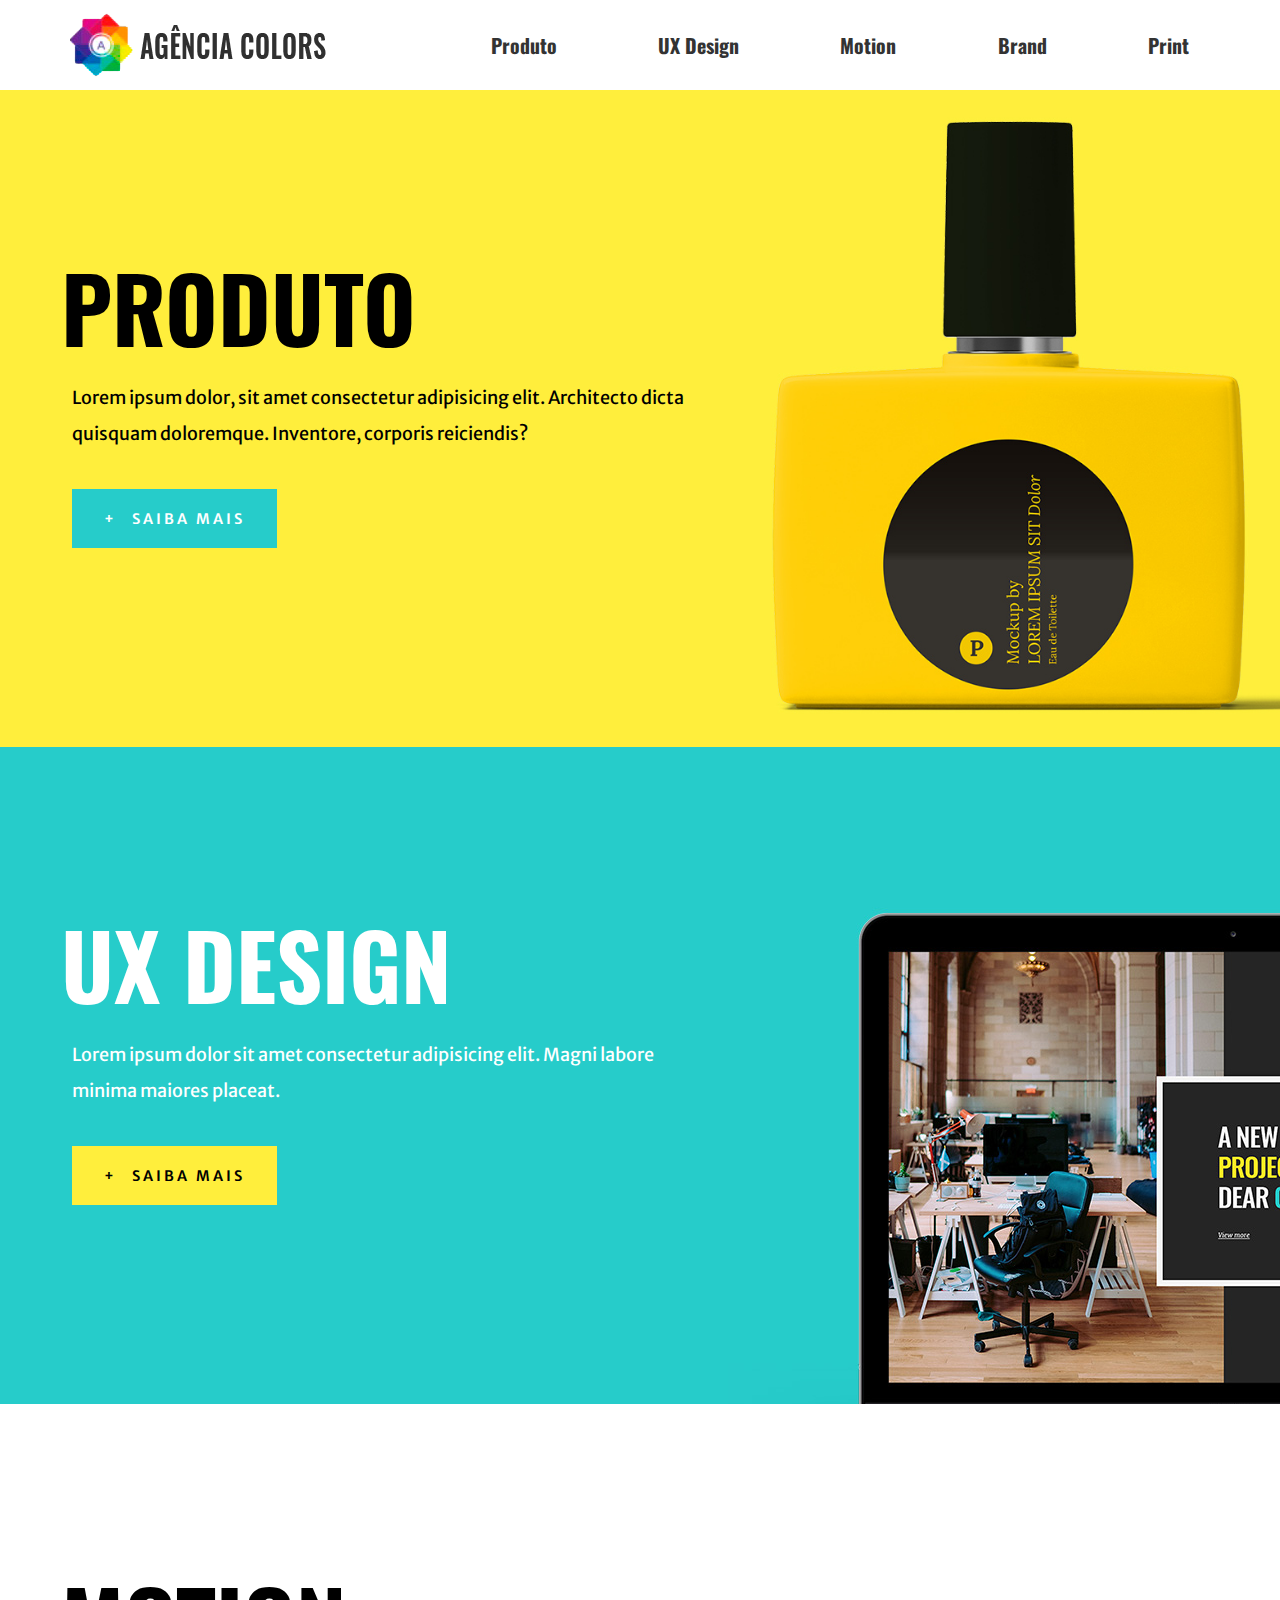
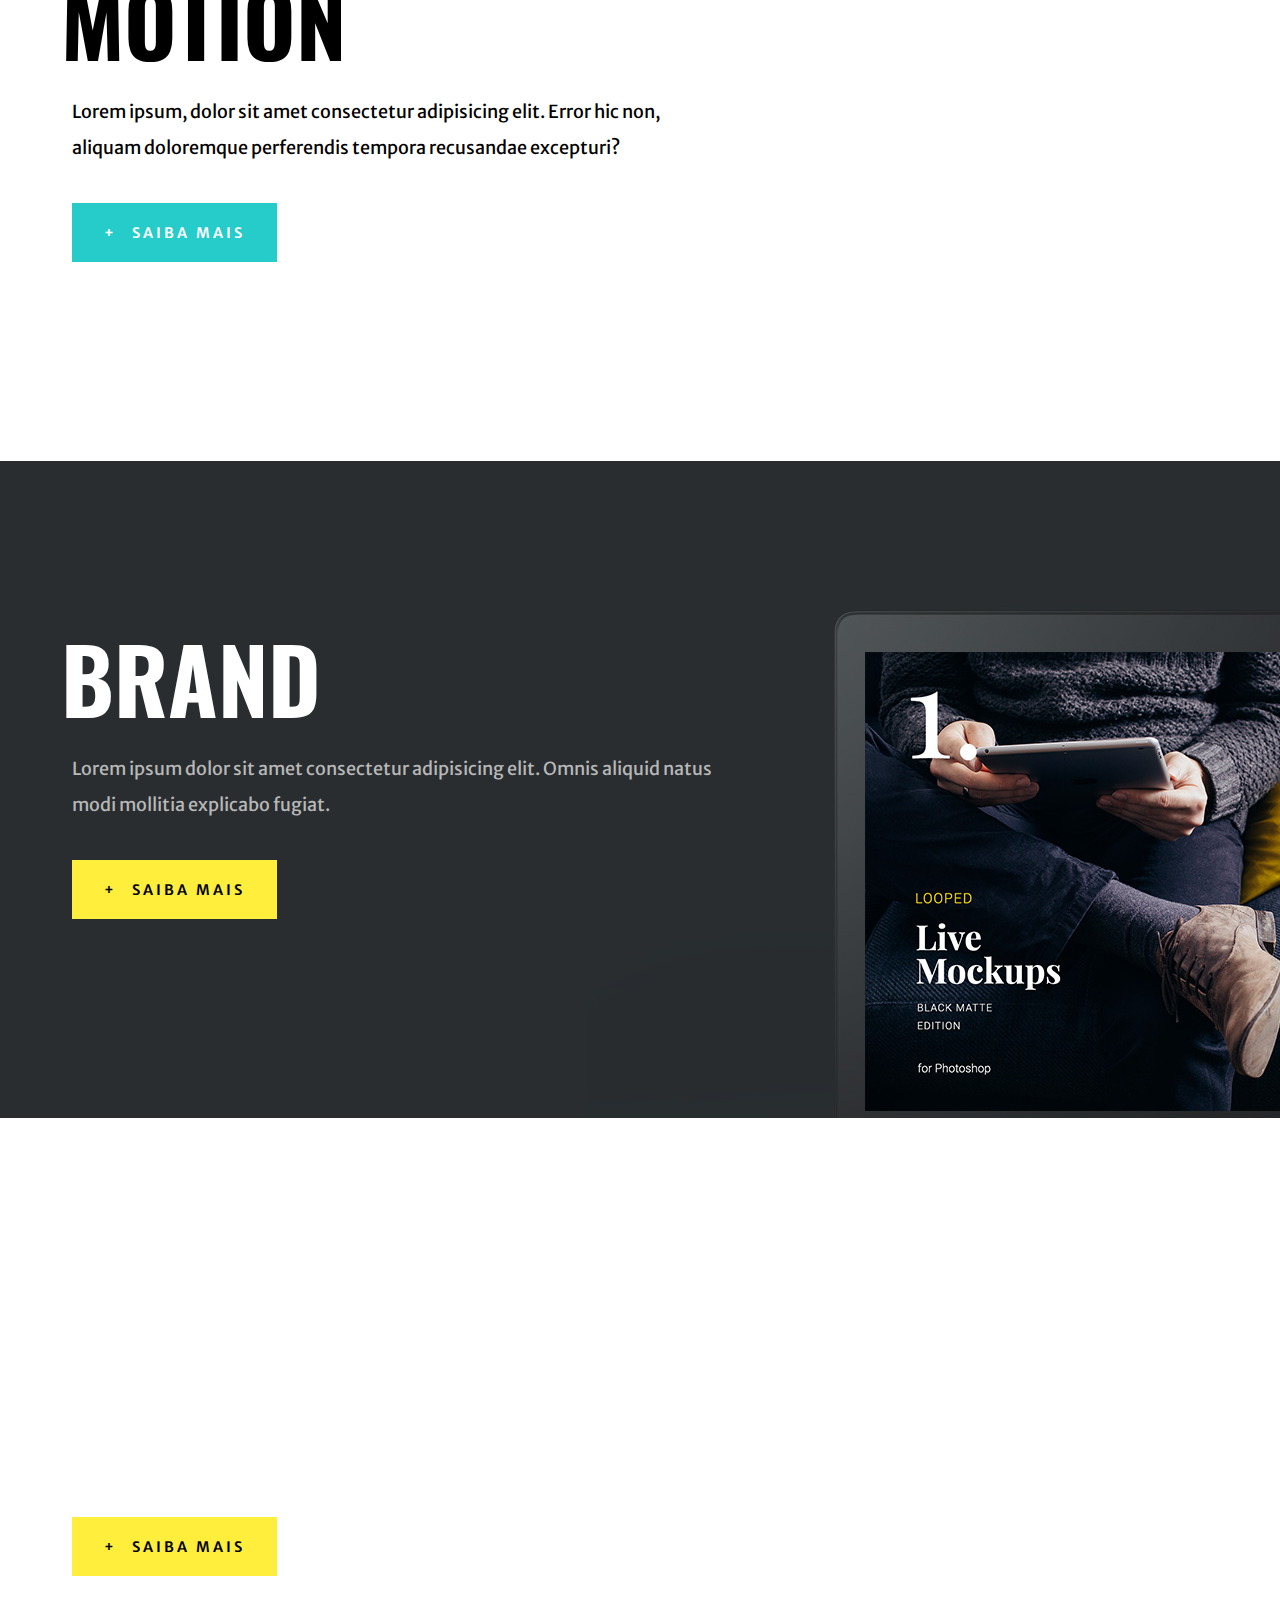
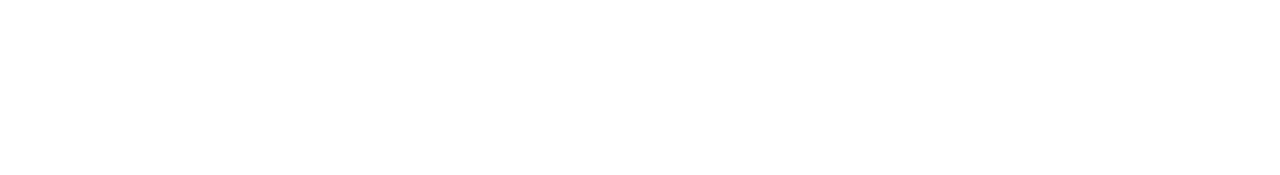
<file: index.html>
<!DOCTYPE html>
<html lang="pt-br">
<head>
    <meta charset="UTF-8">
    <meta http-equiv="X-UA-Compatible" content="IE=edge">
    <meta name="viewport" content="width=device-width, initial-scale=1.0">
    <title>Agência Colors - A web mais colorida</title>
    <meta name="description" content="Criação de sites responsivos, branding e ux design."> <!--Apareça juntamente com o título no topo das buscas-->
    <meta name="keywords" content="Site responsivo, Ux Design, branding, UI"> <!--O recomendado é ter no máximo 4 palavras chaves. 1 PALAVRA adiciona 100% de relevância e, a porcentagem é dividida de acordo com a quantidade de chaves que é adicionada-->
    <link rel="shortcut icon" href="imagens/favicon.png" type="image/x-icon">
    <link rel="stylesheet" href="estilo.css"> 
</head>
<body>
    <!--Início do cabeçalho-->
    <header>
        <!--DIV com logotipo-->
        <div class="logo"> <!--Quando queremos fazer branding, reservamos o h1 para a logo. Fortalecendo assim, a marca-->
            <p>
                <a href="index.html" title="Agência Colors">
                    <img src="imagens/logo-colors-trans.png" alt="Agência Colors"></a></p> 
        </div>


        <!--Menu de navegação principal-->
        <nav>
            <ul>
                <li><a href="#produto" title="Produto">Produto</a></li>     <!--Title é muito importanto para SEO, juntamente com o texto âncora-->
                <li><a href="#ux" title="Ux Design">UX Design</a></li>
                <li><a href="#motion" title="Motion">Motion</a></li>
                <li><a href="#brand" title="Brand">Brand</a></li>
                <li><a href="#print" title="Print">Print</a></li>
            </ul>
        </nav>
    </header>
    <!--Fim de cabeçalho-->
    <main  id="produto">
        <div Class="conteudo">
        <h1>Produto</h1>
        <p>Lorem ipsum dolor, sit amet consectetur adipisicing elit. Architecto dicta quisquam doloremque. Inventore, corporis reiciendis?</p>
        <p><a href="#" class="cta verde-agua">Saiba mais</a></p>
        </div>  
    </main>
    
    <section id="ux">
        <div class="conteudo">
            <h1>Ux Design</h1>
            <p>Lorem ipsum dolor sit amet consectetur adipisicing elit. Magni labore minima maiores placeat.</p>
            <p><a href="#" class="cta">Saiba mais</a></p>
        </div>
    </section>

    <section id="motion">
        <div class="conteudo">
            <h1>Motion</h1>
            <p>Lorem ipsum, dolor sit amet consectetur adipisicing elit. Error hic non, aliquam doloremque perferendis tempora recusandae excepturi?</p>
            <p><a href="#" class="cta verde-agua">Saiba mais</a></p> <!--Posso colocar quantas class quiser-->
        </div>
    </section>

    <section id="brand">
        <div class="conteudo">
            <h1>Brand</h1>
            <p class="texto">Lorem ipsum dolor sit amet consectetur adipisicing elit. Omnis aliquid natus modi mollitia explicabo fugiat.</p>
            <p><a href="#" class="cta">Saiba mais</a></p>
        </div>
    </section>

    <section id="print">
        <div class="conteudo">
            <h1>Print</h1>
            <p>Lorem ipsum dolor sit amet, consectetur adipisicing elit. Magni obcaecati animi laboriosam commodi velit?</p>
            <p><a href="#" class="cta">Saiba mais</a></p>
        </div>
    </section>
</body>
</html>
</file>
<file: estilo.css>
@import url('https://fonts.googleapis.com/css2?family=Merriweather+Sans&family=Oswald:wght@600;700&display=swap'); /*Sempre que há um import, ele vem na primeira linha*/

/*Para texto corrido: font-family: "merriweather", serif;
Título: font-family: "Oswald*/





*,*::after, *::before {
    box-sizing: border-box;
}

html {
    font-size: 18px!important; /*!important pode ser usado para fazer uma regra prevalecer, ainda que seja menos específica*/
    /*Em caso de duas tags, a última prevalece, por isso a necessidade do important*/
    /* --fontbase: 18px;    /*Declaração de variável*/
    /* font-size: var(--fontbase);      recuperação de variável */
    scroll-behavior: smooth;  
    scroll-padding-top: 120px; /*incluir em navegação de uma página só*/
} 

body {
   margin: 0;
   padding: 0;
   /* font-family: ; */
   font-family: 'Merriweather Sans', sans-serif;
}

img, iframe, video {
    max-width: 100%;
}

h1 {
    font-weight: bold;
    font-family: 'Oswald', sans-serif;
    font-size: 3rem;
}

header {
    background-color: #fff;
    text-align: center;
    position: sticky;
    top: 0;
    padding-top: 0.4rem;
    padding-bottom: .4rem;
    /* display:flex; */
    justify-content: space-around;
    /* align-items: center; */
}

nav {
    width: 100%;
}
nav ul {
    list-style: none;
    margin: 0;   /*margin e padding foram zerados porque a lista possui naturalmente um recuo. E, por mais que em body já haja margin e padding 0, essas propriedades não geram herança. Só é aplicado em todos quando inserimos as propriedades em um seletor que signifique tudo, como **/
    padding: 0;
    display: flex;
    justify-content: space-around;
 }

/* html {
    font-size: 20px;    
} */

nav a {
    text-decoration: none;
    color: #333; /*a apple utiliza no máximo um tom de cinza escuto e o line height para ampliar o respiro. para dar um ar d sofisticação*/
    font-family: 'Oswald', sans-serif;
    font-weight: bolder;    /*nem todas famílias tipográficas suportam alterações*/ /*grossura da tipografia - negrio*/
    padding: .5rem .6rem; /*aumenta a área de clique*/
    transition: all .8s; /*.8 = 0,8*/ 
    
    }

nav a:hover {
    background-color: black;
    color: rgb(255, 238, 60)
}

main, section {   /*duas tags para alterar o que tem de comum no main e sections*/
    height: 73vh;
    display: flex; /*está alinhando a div interna ao main e cada section, não o conteúdo*/
    align-items: center;  /*alinhamento vertical*/
    margin: 0;
}
    .conteudo {
        width: 90%; /*mesma coisa que 90%*/
        margin: auto;
        max-width: 800px; /*limitador, o conteúdo terá 90% até o máximo de 800px*/

    }
    .conteudo h1{
        text-transform: uppercase; /*altera a configuração do texto, maíusculo, minúsculo e etc, de forma automática*/
        font-family: 'oswald', sans-serif;
        font-size: 3rem;
        margin-bottom: 1rem;
    }

    .conteudo p {
        line-height: 2rem; /*aumento do espaço entre as linhas, distância de uma linha para outra*/
    }

        .cta {
            font-family: 'oswald' sans-serif;
            text-decoration: none;
            font-size: .8rem;
            font-weight: 600;
            background-color: rgb(255, 238, 60);
            padding: 1.15rem 1.8rem 1.15rem 1.8rem;
            line-height: 5.5rem;
            color: black;
            letter-spacing: 3px; /*propriedade para para contralar o espaço entre as letras (Caracteres) entre as letras*/
            text-transform: uppercase;
        }
            .cta::before { /*pseudo-classe aceito em qualquer lugar. Acrescenta conteúdo ou propriedade dentro do html e css*/ 
                content: "+";
                margin-right: 0.8rem;

            }

        .verde-agua {
            background-color: #26ccca;
            color: #fff;
        }



#produto{
background-image: url(imagens/h13-background-img-1.jpg);
background-size: cover; /*diminui o tamanho da imagem do background*/
background-position-x: center; /*reposicionou a imagem do background*/
}

#ux {
   background-image: url(imagens/h13-background-img-2.jpg);
   color: white;
}

#motion {
    background-image: url(imagens/h13-background-img-3.jpg);
    background-size: cover;
    background-position-x: center;
}

#brand {
    background-image: url(imagens/h13-background-img-4.jpg);
    color: #fff;
}

    .texto{
        color: #b8b8b8;
    }

#print {
    background-image: url(imagens/h13-background-img-5.jpg);
    color: #fff;
    background-size: cover;
    background-position-x: center;
}

/*para telas acima de 700px*/

@media screen and (min-width: 700px) {
    header {
        display: flex;
        justify-content: space-around;
        align-items: center;
        height: 10vh;
    }
    
    .logo {
        width: 25%;
    }

    header nav {
        width: 70%;
        max-width: 800px;   /*Padrão para afirmar que não pode ser ultrapassado de 800px*/
    }

    #produto, #motion, #print {
        background-attachment: fixed; /*fixa a imagem de fundo css*/
    }

    .conteudo {
        width: 50%;
        max-width: 800px;
        margin: 0;
        margin-left: 4rem;
    }

    .conteudo h1 {         /*Quando mantemos uma espeficidade, devemos mantê-la em todo o código*/
        font-size: 5rem;
        margin: -0.6rem;
    }

    a {
       font-size: 1.1rem;
       padding: 0.7rem 1.0rem; 
    }
}
</file>
